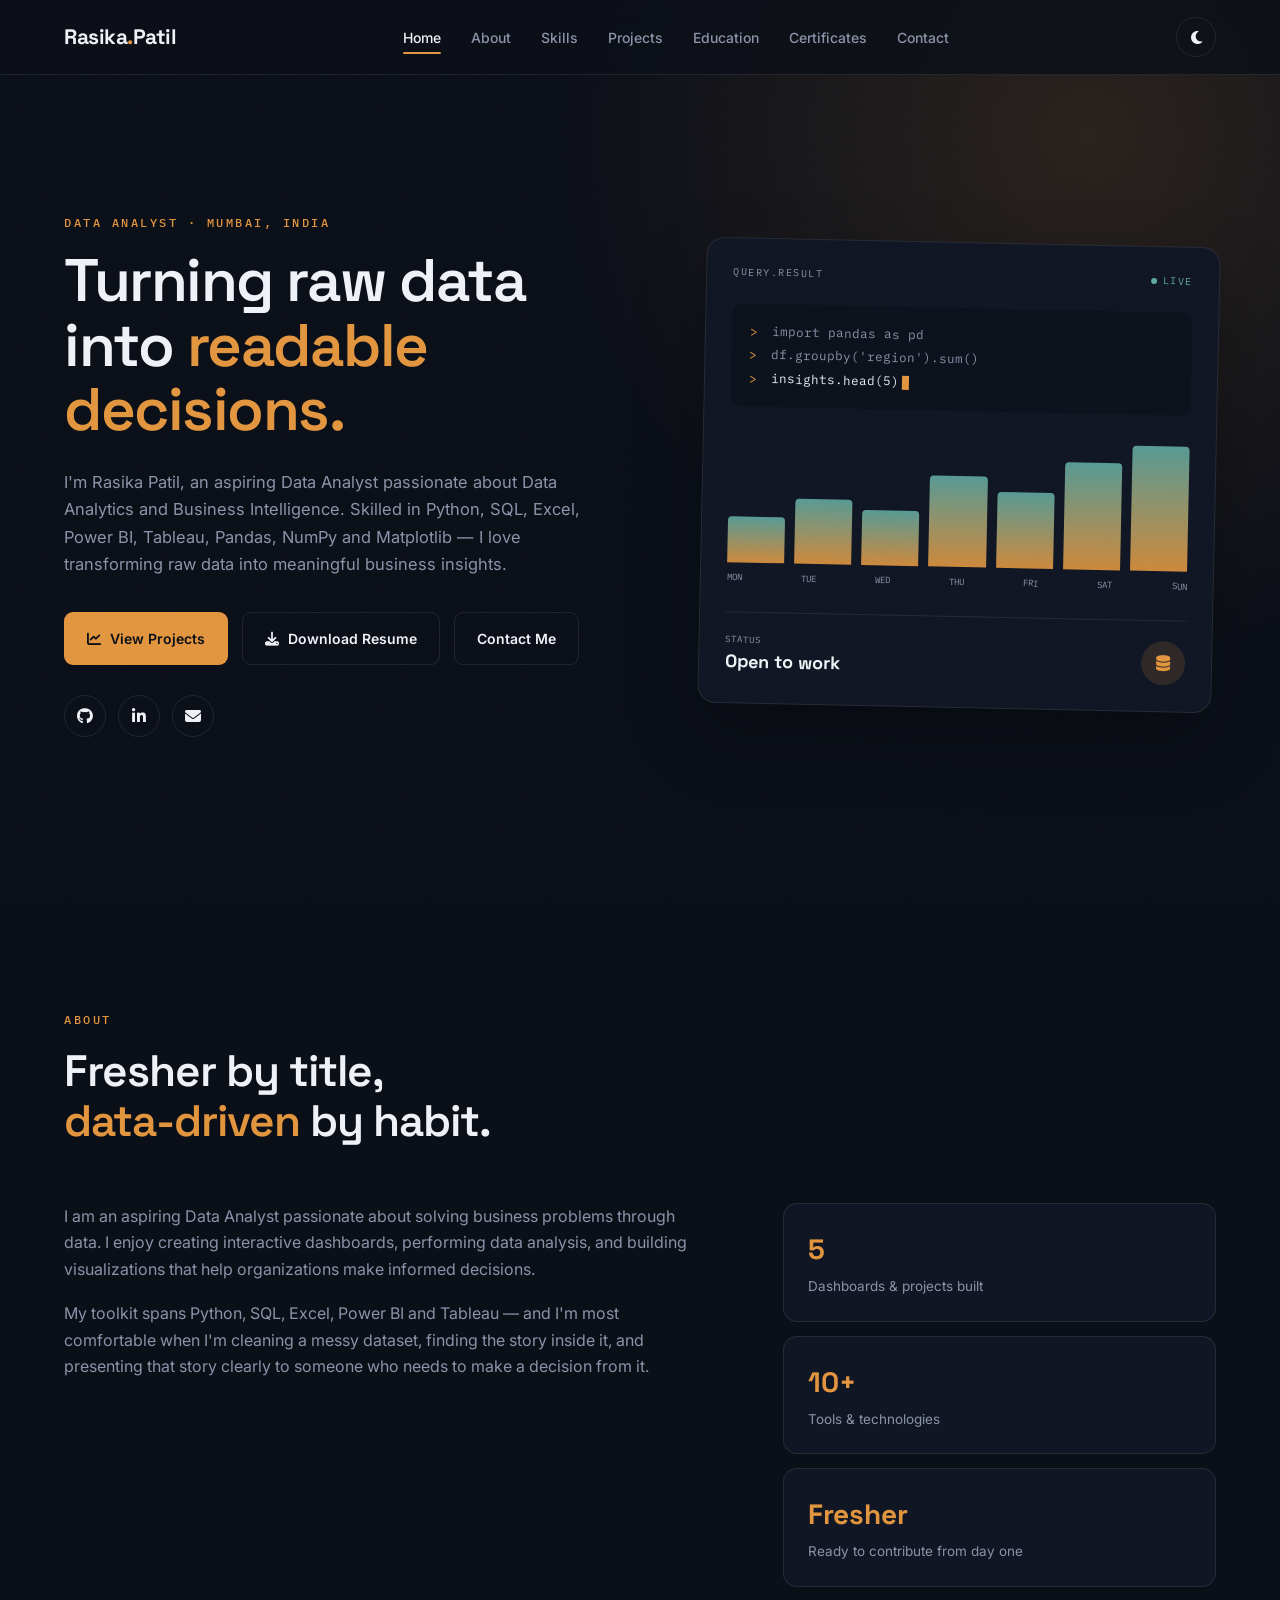
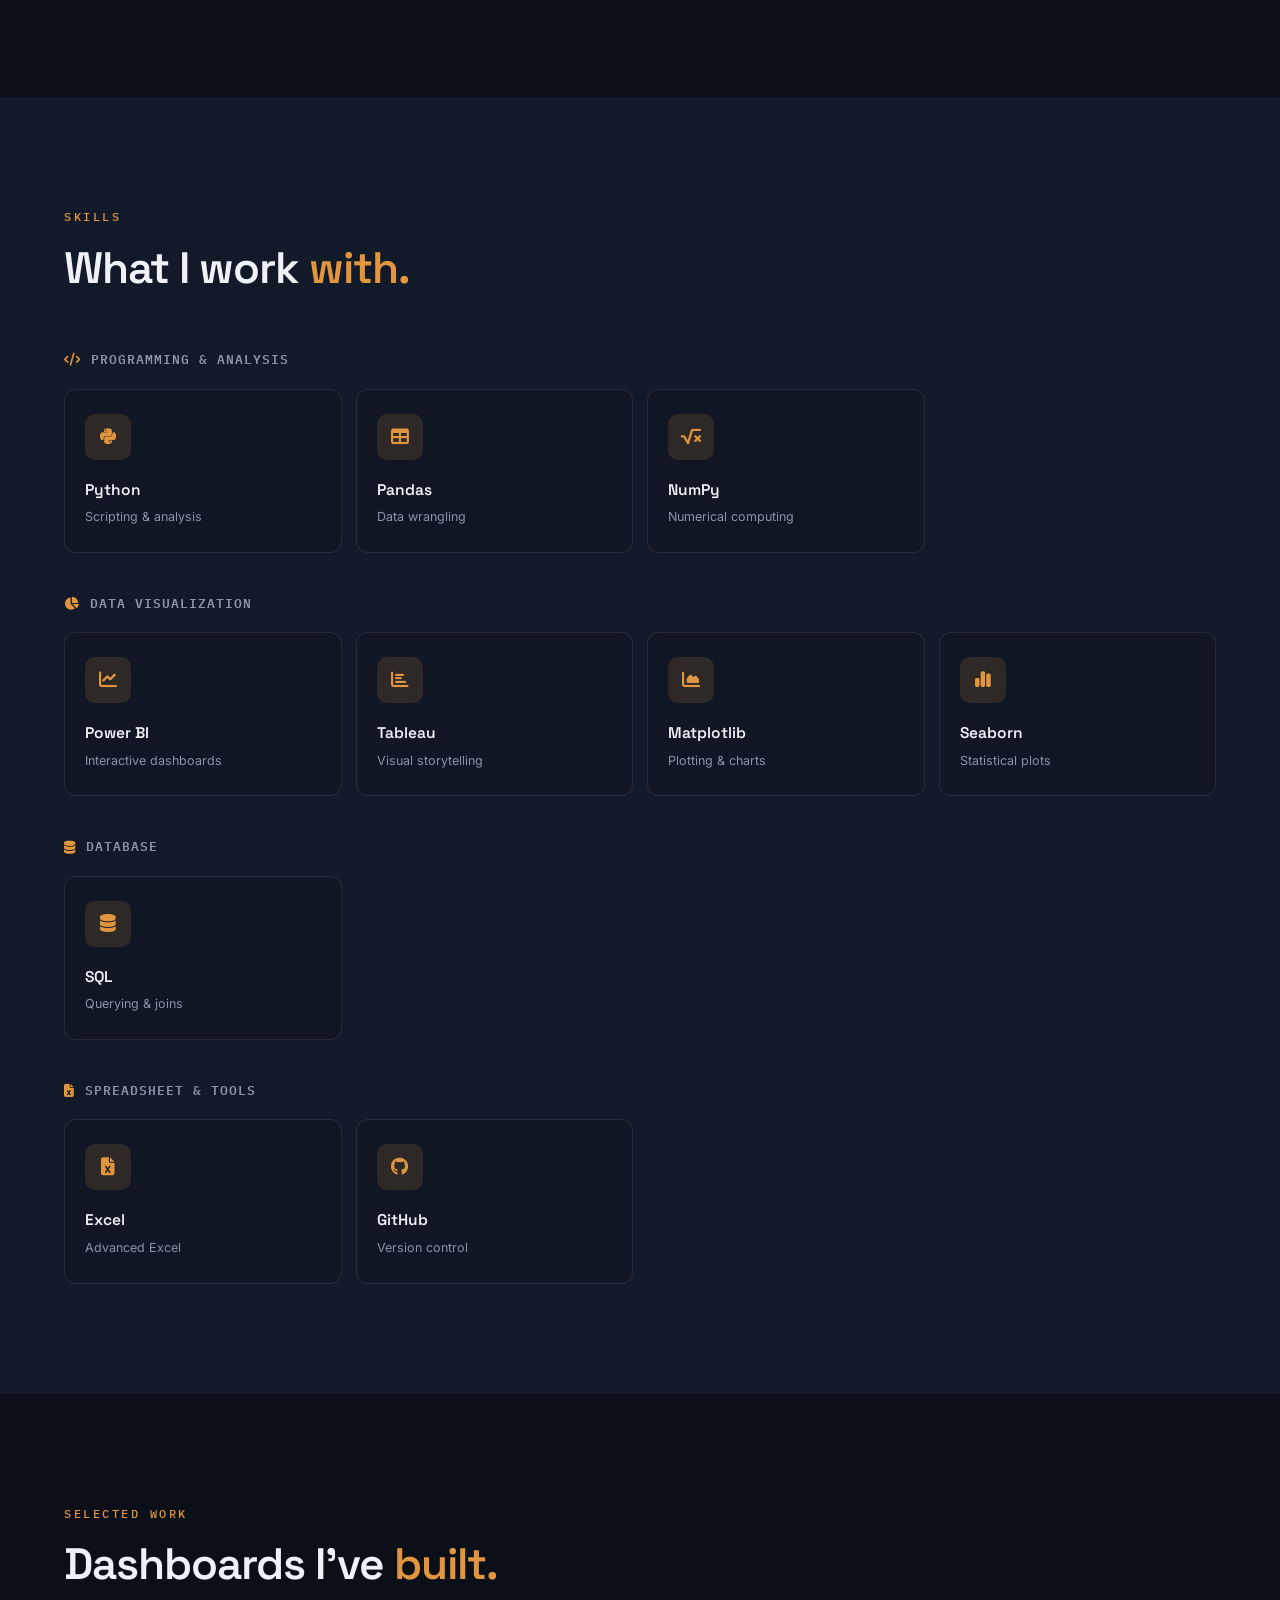
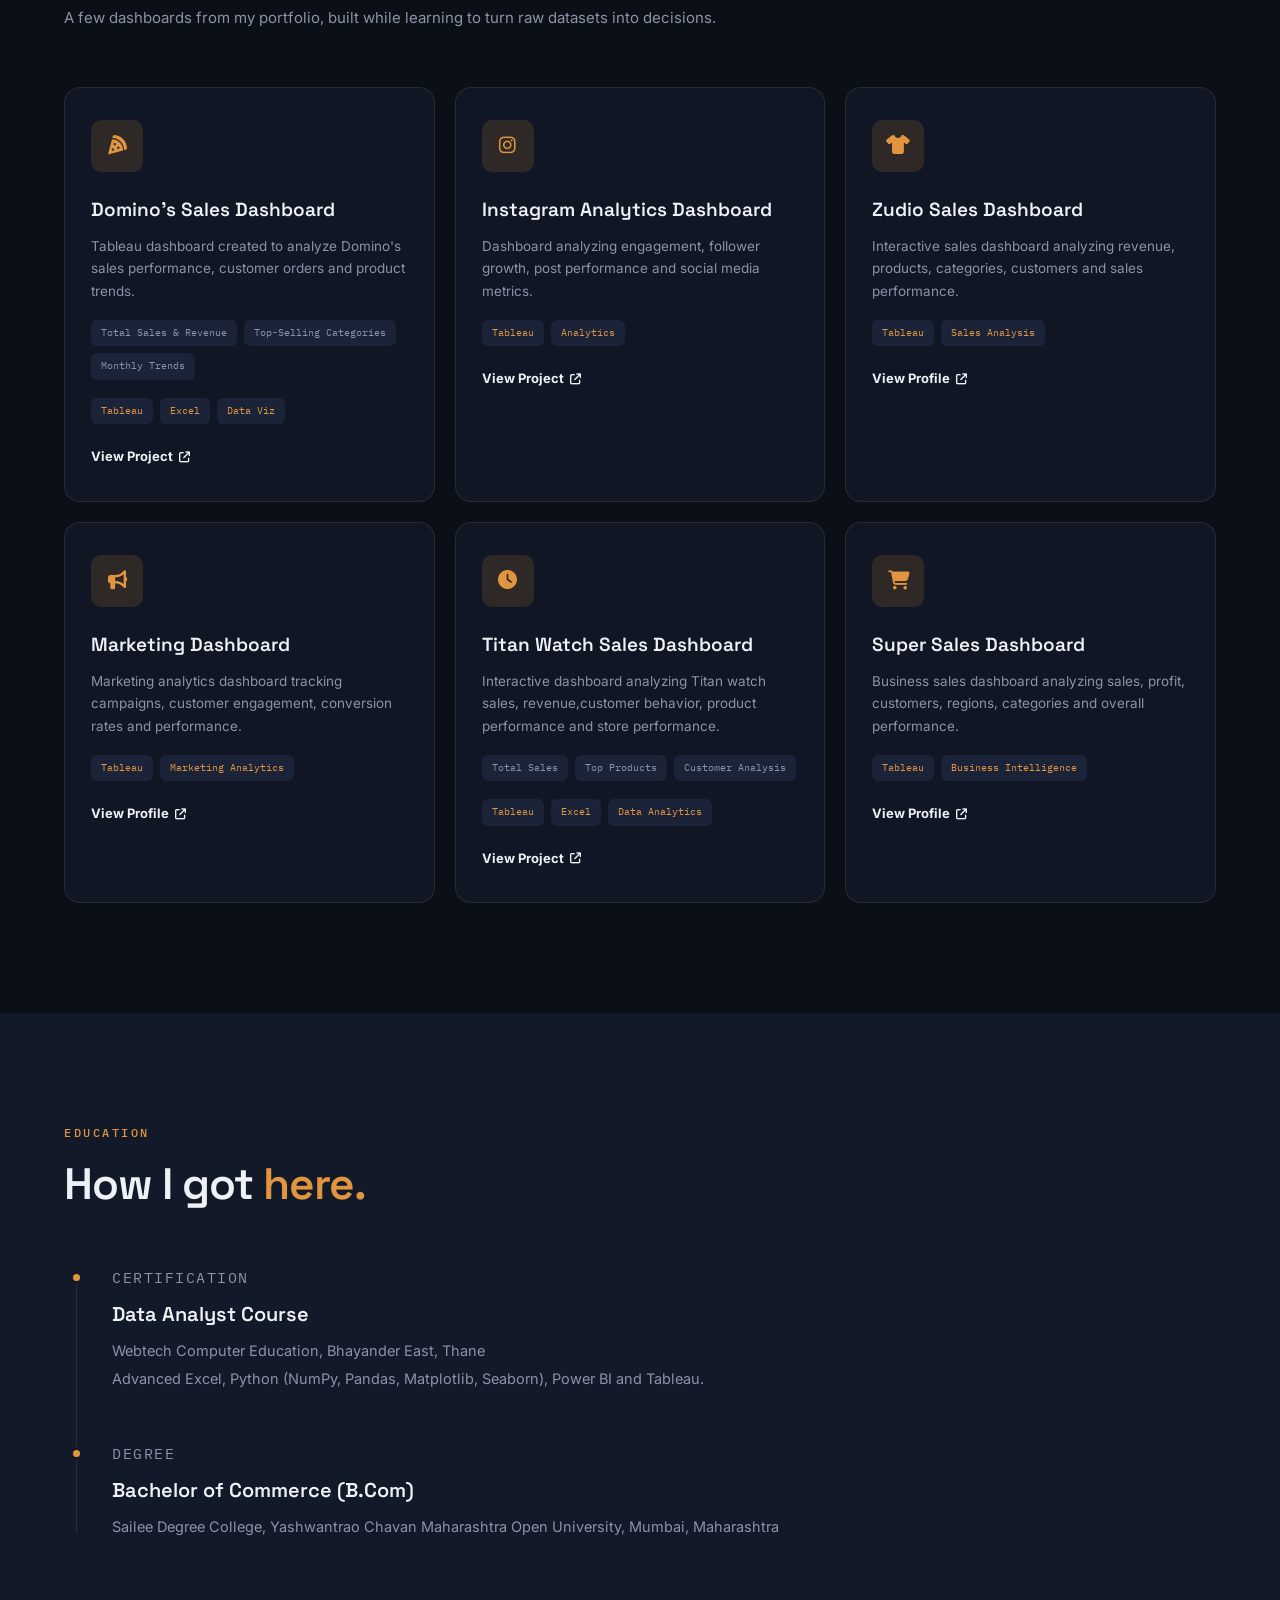
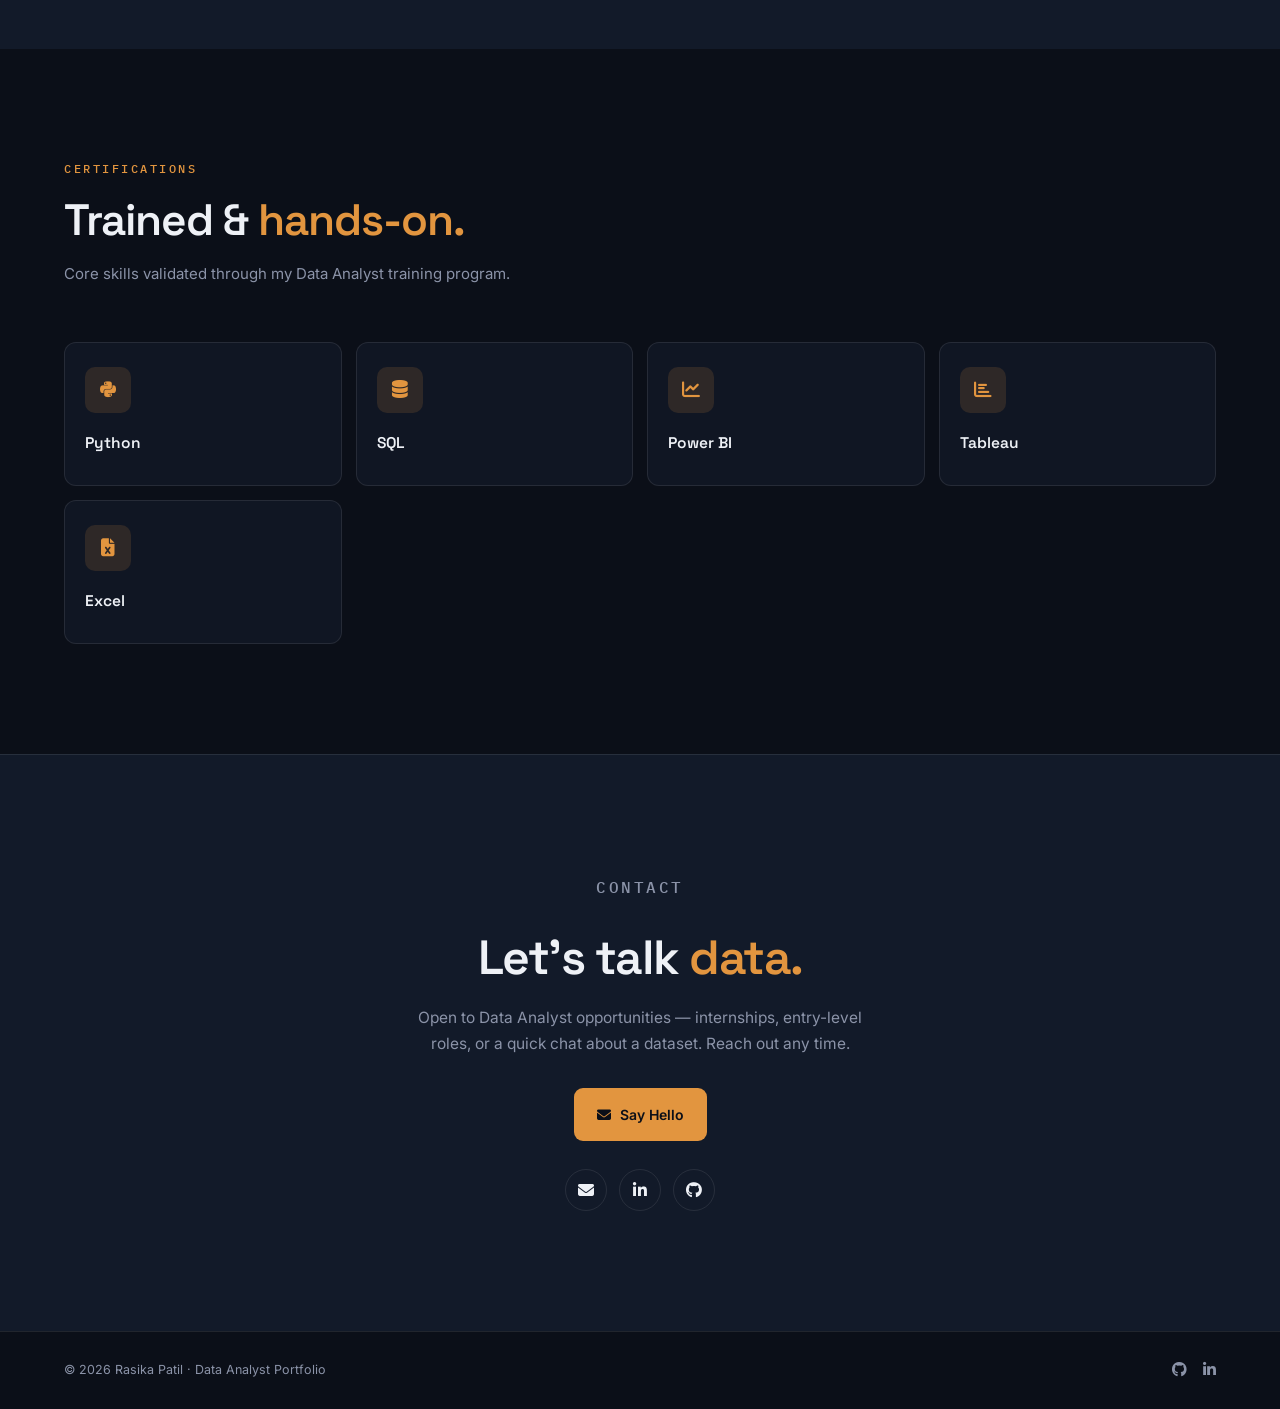
<file: index.html>
<!DOCTYPE html>
<html lang="en">
<head>
<meta charset="UTF-8">
<meta name="viewport" content="width=device-width, initial-scale=1.0">
<title>Rasika Patil | Data Analyst Portfolio</title>
<meta name="description" content="Rasika Patil - Aspiring Data Analyst skilled in Python, SQL, Excel, Power BI and Tableau. Portfolio of dashboards and data visualization projects.">

<link rel="stylesheet" href="style.css">
<link href="https://fonts.googleapis.com/css2?family=Space+Grotesk:wght@500;600;700&family=Inter:wght@400;500;600;700&family=IBM+Plex+Mono:wght@400;500;600&display=swap" rel="stylesheet">
<link rel="stylesheet" href="https://cdnjs.cloudflare.com/ajax/libs/font-awesome/6.5.2/css/all.min.css">
</head>
<body>

<div class="grain" aria-hidden="true"></div>

<!-- ================= HEADER ================= -->
<header class="header" id="header">
  <div class="container navbar">
    <a href="#home" class="logo">Rasika<span>.</span>Patil</a>

    <nav>
      <ul class="nav-links" id="navLinks">
        <li><a href="#home" class="active">Home</a></li>
        <li><a href="#about">About</a></li>
        <li><a href="#skills">Skills</a></li>
        <li><a href="#projects">Projects</a></li>
        <li><a href="#education">Education</a></li>
        <li><a href="#certificates">Certificates</a></li>
        <li><a href="#contact">Contact</a></li>
      </ul>
    </nav>

    <div class="nav-actions">
      <button class="theme-toggle" id="themeToggle" aria-label="Toggle dark and light theme">
        <i class="fa-solid fa-moon"></i>
      </button>
      <button class="menu-btn" id="menuBtn" aria-label="Toggle navigation menu" aria-expanded="false">
        <i class="fa-solid fa-bars"></i>
      </button>
    </div>
  </div>
</header>

<!-- ================= HERO ================= -->
<section class="hero" id="home">
  <div class="container hero-content">

    <div class="hero-text reveal">
      <p class="eyebrow">DATA ANALYST &middot; MUMBAI, INDIA</p>
      <h1>Turning raw data<br>into <span>readable decisions.</span></h1>
      <p class="hero-description">
        I'm Rasika Patil, an aspiring Data Analyst passionate about Data Analytics
        and Business Intelligence. Skilled in Python, SQL, Excel, Power BI, Tableau,
        Pandas, NumPy and Matplotlib &mdash; I love transforming raw data into
        meaningful business insights.
      </p>

      <div class="hero-buttons">
        <a href="#projects" class="btn btn-primary">
          <i class="fa-solid fa-chart-line"></i> View Projects
        </a>
        <a href="Resume.pdf" download class="btn btn-secondary">
          <i class="fa-solid fa-download"></i> Download Resume
        </a>
        <a href="#contact" class="btn btn-secondary">
          Contact Me
        </a>
      </div>

      <div class="social-links">
        <a href="https://github.com/patilrasika-uk" target="_blank" rel="noopener" aria-label="GitHub profile"><i class="fa-brands fa-github"></i></a>
        <a href="https://www.linkedin.com/in/rasika-patil/" target="_blank" rel="noopener" aria-label="LinkedIn profile"><i class="fa-brands fa-linkedin-in"></i></a>
        <a href="mailto:patilrasika362@gmail.com" aria-label="Send an email"><i class="fa-solid fa-envelope"></i></a>
      </div>
    </div>

    <div class="hero-visual reveal">
      <div class="data-card">
        <div class="card-top">
          <span>QUERY.RESULT</span>
          <span class="status"><span></span>LIVE</span>
        </div>

        <div class="card-terminal">
          <p><span class="prompt">&gt;</span> import pandas as pd</p>
          <p><span class="prompt">&gt;</span> df.groupby('region').sum()</p>
          <p class="typing"><span class="prompt">&gt;</span> <span id="typedLine"></span><span class="cursor">&nbsp;</span></p>
        </div>

        <div class="chart" aria-hidden="true">
          <div class="bar bar-1"></div>
          <div class="bar bar-2"></div>
          <div class="bar bar-3"></div>
          <div class="bar bar-4"></div>
          <div class="bar bar-5"></div>
          <div class="bar bar-6"></div>
          <div class="bar bar-7"></div>
        </div>
        <div class="chart-labels">
          <span>MON</span><span>TUE</span><span>WED</span><span>THU</span><span>FRI</span><span>SAT</span><span>SUN</span>
        </div>

        <div class="metric">
          <div>
            <small>STATUS</small>
            <strong>Open to work</strong>
          </div>
          <div class="metric-icon"><i class="fa-solid fa-database"></i></div>
        </div>
      </div>
    </div>

  </div>
</section>

<!-- ================= ABOUT ================= -->
<section class="section" id="about">
  <div class="container">

    <div class="section-heading reveal">
      <p class="eyebrow">ABOUT</p>
      <h2>Fresher by title,<br><span>data-driven</span> by habit.</h2>
    </div>

    <div class="about-grid">
      <div class="about-text reveal">
        <p>
          I am an aspiring Data Analyst passionate about solving business problems
          through data. I enjoy creating interactive dashboards, performing data
          analysis, and building visualizations that help organizations make
          informed decisions.
        </p>
        <p>
          My toolkit spans Python, SQL, Excel, Power BI and Tableau &mdash; and
          I'm most comfortable when I'm cleaning a messy dataset, finding the
          story inside it, and presenting that story clearly to someone who
          needs to make a decision from it.
        </p>
      </div>

      <div class="about-stats reveal">
        <div class="stat-card">
          <strong id="statProjects">0</strong>
          <span>Dashboards &amp; projects built</span>
        </div>
        <div class="stat-card">
          <strong id="statTools">0</strong>
          <span>Tools &amp; technologies</span>
        </div>
        <div class="stat-card">
          <strong>Fresher</strong>
          <span>Ready to contribute from day one</span>
        </div>
      </div>
    </div>

  </div>
</section>

<!-- ================= SKILLS ================= -->
<section class="section section-dark" id="skills">
  <div class="container">

    <div class="section-heading reveal">
      <p class="eyebrow">SKILLS</p>
      <h2>What I work <span>with.</span></h2>
    </div>

    <div class="skills-groups">

      <div class="skills-group reveal">
        <h3 class="group-title"><i class="fa-solid fa-code"></i> Programming &amp; Analysis</h3>
        <div class="skills-grid">
          <div class="skill-card">
            <div class="skill-icon"><i class="fa-brands fa-python"></i></div>
            <h3>Python</h3>
            <p>Scripting &amp; analysis</p>
          </div>
          <div class="skill-card">
            <div class="skill-icon"><i class="fa-solid fa-table"></i></div>
            <h3>Pandas</h3>
            <p>Data wrangling</p>
          </div>
          <div class="skill-card">
            <div class="skill-icon"><i class="fa-solid fa-square-root-variable"></i></div>
            <h3>NumPy</h3>
            <p>Numerical computing</p>
          </div>
        </div>
      </div>

      <div class="skills-group reveal">
        <h3 class="group-title"><i class="fa-solid fa-chart-pie"></i> Data Visualization</h3>
        <div class="skills-grid">
          <div class="skill-card">
            <div class="skill-icon"><i class="fa-solid fa-chart-line"></i></div>
            <h3>Power BI</h3>
            <p>Interactive dashboards</p>
          </div>
          <div class="skill-card">
            <div class="skill-icon"><i class="fa-solid fa-chart-bar"></i></div>
            <h3>Tableau</h3>
            <p>Visual storytelling</p>
          </div>
          <div class="skill-card">
            <div class="skill-icon"><i class="fa-solid fa-chart-area"></i></div>
            <h3>Matplotlib</h3>
            <p>Plotting &amp; charts</p>
          </div>
          <div class="skill-card">
            <div class="skill-icon"><i class="fa-solid fa-chart-simple"></i></div>
            <h3>Seaborn</h3>
            <p>Statistical plots</p>
          </div>
        </div>
      </div>

      <div class="skills-group reveal">
        <h3 class="group-title"><i class="fa-solid fa-database"></i> Database</h3>
        <div class="skills-grid">
          <div class="skill-card">
            <div class="skill-icon"><i class="fa-solid fa-database"></i></div>
            <h3>SQL</h3>
            <p>Querying &amp; joins</p>
          </div>
        </div>
      </div>

      <div class="skills-group reveal">
        <h3 class="group-title"><i class="fa-solid fa-file-excel"></i> Spreadsheet &amp; Tools</h3>
        <div class="skills-grid">
          <div class="skill-card">
            <div class="skill-icon"><i class="fa-solid fa-file-excel"></i></div>
            <h3>Excel</h3>
            <p>Advanced Excel</p>
          </div>
          <div class="skill-card">
            <div class="skill-icon"><i class="fa-brands fa-github"></i></div>
            <h3>GitHub</h3>
            <p>Version control</p>
          </div>
        </div>
      </div>

    </div>
  </div>
</section>

<!-- ================= PROJECTS ================= -->
<section class="section" id="projects">
  <div class="container">

    <div class="section-heading reveal">
      <p class="eyebrow">SELECTED WORK</p>
      <h2>Dashboards I've <span>built.</span></h2>
      <p class="heading-description">A few dashboards from my portfolio, built while learning to turn raw datasets into decisions.</p>
    </div>

    <div class="projects-grid">

      <div class="project-card reveal">
        <div class="project-content">
          <div class="project-icon"><i class="fa-solid fa-pizza-slice"></i></div>
          <h3>Domino's Sales Dashboard</h3>
          <p>Tableau dashboard created to analyze Domino's sales performance, customer orders and product trends.</p>
          <div class="tags">
            <span>Total Sales &amp; Revenue</span>
            <span>Top-Selling Categories</span>
            <span>Monthly Trends</span>
          </div>
          <div class="tags tags-tools">
            <span>Tableau</span><span>Excel</span><span>Data Viz</span>
          </div>
          <a href="https://github.com/patilrasika-uk/Domino-s_Dashboard" target="_blank" rel="noopener" class="project-link">
            View Project <i class="fa-solid fa-arrow-up-right-from-square"></i>
          </a>
        </div>
      </div>

      <div class="project-card reveal">
        <div class="project-content">
          <div class="project-icon"><i class="fa-brands fa-instagram"></i></div>
          <h3>Instagram Analytics Dashboard</h3>
          <p>Dashboard analyzing engagement, follower growth, post performance and social media metrics.</p>
          <div class="tags tags-tools">
            <span>Tableau</span><span>Analytics</span>
          </div>
          <a href="https://github.com/patilrasika-uk/Instagram_project" target="_blank" rel="noopener" class="project-link">
            View Project <i class="fa-solid fa-arrow-up-right-from-square"></i>
          </a>
        </div>
      </div>

      <div class="project-card reveal">
        <div class="project-content">
          <div class="project-icon"><i class="fa-solid fa-shirt"></i></div>
          <h3>Zudio Sales Dashboard</h3>
          <p>Interactive sales dashboard analyzing revenue, products, categories, customers and sales performance.</p>
          <div class="tags tags-tools">
            <span>Tableau</span><span>Sales Analysis</span>
          </div>
          <a href="https://github.com/patilrasika-uk" target="_blank" rel="noopener" class="project-link">
            View Profile <i class="fa-solid fa-arrow-up-right-from-square"></i>
          </a>
        </div>
      </div>

      <div class="project-card reveal">
        <div class="project-content">
          <div class="project-icon"><i class="fa-solid fa-bullhorn"></i></div>
          <h3>Marketing Dashboard</h3>
          <p>Marketing analytics dashboard tracking campaigns, customer engagement, conversion rates and performance.</p>
          <div class="tags tags-tools">
            <span>Tableau</span><span>Marketing Analytics</span>
          </div>
          <a href="https://github.com/patilrasika-uk" target="_blank" rel="noopener" class="project-link">
            View Profile <i class="fa-solid fa-arrow-up-right-from-square"></i>
          </a>
        </div>
      </div>

      <div class="project-card reveal">
        <div class="project-content">
          <div class="project-icon"><i class="fa-solid fa-clock"></i></div>
          <h3>Titan Watch Sales Dashboard</h3>
          <p>Interactive dashboard analyzing Titan watch sales, revenue,customer behavior, product performance and store performance.</p>
          <div class="tags">
            <span>Total Sales</span><span>Top Products</span><span>Customer Analysis</span>
          </div>
          <div class="tags tags-tools">
            <span>Tableau</span>
            <span>Excel</span>
            <span>Data Analytics</span>
          </div>
          <a href="https://github.com/patilrasika-uk/Titan-Watch-"target="_blank" rel="noopener"class="project-link">
            View Project <i class="fa-solid fa-arrow-up-right-from-square"></i>
          </a>
        </div>
      </div>

      <div class="project-card reveal">
        <div class="project-content">
          <div class="project-icon"><i class="fa-solid fa-cart-shopping"></i></div>
          <h3>Super Sales Dashboard</h3>
          <p>Business sales dashboard analyzing sales, profit, customers, regions, categories and overall performance.</p>
          <div class="tags tags-tools">
            <span>Tableau</span><span>Business Intelligence</span>
          </div>
          <a href="https://github.com/patilrasika-uk" target="_blank" rel="noopener" class="project-link">
            View Profile <i class="fa-solid fa-arrow-up-right-from-square"></i>
          </a>
        </div>
      </div>

    </div>
  </div>
</section>

<!-- ================= EDUCATION ================= -->
<section class="section section-dark" id="education">
  <div class="container">

    <div class="section-heading reveal">
      <p class="eyebrow">EDUCATION</p>
      <h2>How I got <span>here.</span></h2>
    </div>

    <div class="timeline">

      <div class="timeline-item reveal">
        <div class="timeline-dot"></div>
        <div class="timeline-content">
          <p class="timeline-date">CERTIFICATION</p>
          <h3>Data Analyst Course</h3>
          <p>Webtech Computer Education, Bhayander East, Thane</p>
          <p>Advanced Excel, Python (NumPy, Pandas, Matplotlib, Seaborn), Power BI and Tableau.</p>
        </div>
      </div>

      <div class="timeline-item reveal">
        <div class="timeline-dot"></div>
        <div class="timeline-content">
          <p class="timeline-date">DEGREE</p>
          <h3>Bachelor of Commerce (B.Com)</h3>
          <p>Sailee Degree College, Yashwantrao Chavan Maharashtra Open University, Mumbai, Maharashtra</p>
        </div>
      </div>

    </div>
  </div>
</section>

<!-- ================= CERTIFICATES ================= -->
<section class="section" id="certificates">
  <div class="container">

    <div class="section-heading reveal">
      <p class="eyebrow">CERTIFICATIONS</p>
      <h2>Trained &amp; <span>hands-on.</span></h2>
      <p class="heading-description">Core skills validated through my Data Analyst training program.</p>
    </div>

    <div class="skills-grid certs-grid reveal">
      <div class="skill-card">
        <div class="skill-icon"><i class="fa-brands fa-python"></i></div>
        <h3>Python</h3>
      </div>
      <div class="skill-card">
        <div class="skill-icon"><i class="fa-solid fa-database"></i></div>
        <h3>SQL</h3>
      </div>
      <div class="skill-card">
        <div class="skill-icon"><i class="fa-solid fa-chart-line"></i></div>
        <h3>Power BI</h3>
      </div>
      <div class="skill-card">
        <div class="skill-icon"><i class="fa-solid fa-chart-bar"></i></div>
        <h3>Tableau</h3>
      </div>
      <div class="skill-card">
        <div class="skill-icon"><i class="fa-solid fa-file-excel"></i></div>
        <h3>Excel</h3>
      </div>
    </div>

  </div>
</section>

<!-- ================= CONTACT ================= -->
<section class="contact-section" id="contact">
  <div class="container contact-content">
    <p class="eyebrow">CONTACT</p>
    <h2>Let's talk <span>data.</span></h2>
    <p>
      Open to Data Analyst opportunities &mdash; internships, entry-level roles,
      or a quick chat about a dataset. Reach out any time.
    </p>

    <a href="mailto:patilrasika362@gmail.com" class="btn btn-primary">
      <i class="fa-solid fa-envelope"></i> Say Hello
    </a>

    <div class="contact-socials">
      <a href="mailto:patilrasika362@gmail.com" aria-label="Email"><i class="fa-solid fa-envelope"></i></a>
      <a href="https://www.linkedin.com/in/rasika-patil/" target="_blank" rel="noopener" aria-label="LinkedIn"><i class="fa-brands fa-linkedin-in"></i></a>
      <a href="https://github.com/patilrasika-uk" target="_blank" rel="noopener" aria-label="GitHub"><i class="fa-brands fa-github"></i></a>
    </div>
  </div>
</section>

<!-- ================= FOOTER ================= -->
<footer>
  <div class="container footer-content">
    <p>&copy; <span id="year"></span> Rasika Patil &middot; Data Analyst Portfolio</p>
    <div class="footer-icons">
      <a href="https://github.com/patilrasika-uk" target="_blank" rel="noopener" aria-label="GitHub"><i class="fa-brands fa-github"></i></a>
      <a href="https://www.linkedin.com/in/rasika-patil/" target="_blank" rel="noopener" aria-label="LinkedIn"><i class="fa-brands fa-linkedin-in"></i></a>
    </div>
  </div>
</footer>

<script src="script.js"></script>
</body>
</html>
</file>
<file: style.css>
/* =========================
   RESET
========================= */

* { margin: 0; padding: 0; box-sizing: border-box; }

html { scroll-behavior: smooth; }

body {
    font-family: "Inter", sans-serif;
    line-height: 1.65;
    background: var(--ink);
    color: var(--text);
    transition: background 0.4s ease, color 0.4s ease;
    overflow-x: hidden;
}

a { text-decoration: none; color: inherit; }
button { font-family: inherit; }
ul { list-style: none; }

.container {
    width: min(1160px, 90%);
    margin: auto;
}

@media (prefers-reduced-motion: reduce) {
    *, *::before, *::after {
        animation-duration: 0.01ms !important;
        transition-duration: 0.01ms !important;
    }
}

/* =========================
   TOKENS
========================= */

:root {
    /* dark (default) theme */
    --ink: #0b0f18;
    --ink-2: #121a29;
    --ink-3: #1a2338;
    --text: #eef1f6;
    --text-muted: #8b93a8;
    --line: rgba(255, 255, 255, 0.09);
    --card: #101623;
    --accent: #e2953f;
    --accent-soft: rgba(226, 149, 63, 0.14);
    --teal: #5fa8a0;

    --font-display: "Space Grotesk", sans-serif;
    --font-body: "Inter", sans-serif;
    --font-mono: "IBM Plex Mono", monospace;

    --radius: 14px;
}

body.light-theme {
    --ink: #f1efe6;
    --ink-2: #e9e6da;
    --ink-3: #dedac9;
    --text: #171512;
    --text-muted: #6b6558;
    --line: #ded9c9;
    --card: #ffffff;
    --accent: #b96a1f;
    --accent-soft: rgba(185, 106, 31, 0.12);
    --teal: #3f7f78;
}

.grain {
    position: fixed;
    inset: 0;
    pointer-events: none;
    z-index: 2000;
    opacity: 0.035;
    background-image: url("data:image/svg+xml,%3Csvg xmlns='http://www.w3.org/2000/svg' width='120' height='120'%3E%3Cfilter id='n'%3E%3CfeTurbulence type='fractalNoise' baseFrequency='0.9' numOctaves='2' stitchTiles='stitch'/%3E%3C/filter%3E%3Crect width='100%25' height='100%25' filter='url(%23n)'/%3E%3C/svg%3E");
    mix-blend-mode: overlay;
}

.eyebrow {
    font-family: var(--font-mono);
    font-size: 12px;
    font-weight: 500;
    letter-spacing: 2.5px;
    color: var(--accent);
    margin-bottom: 16px;
    text-transform: uppercase;
}

h1, h2, h3 { font-family: var(--font-display); font-weight: 600; }

/* =========================
   HEADER
========================= */

.header {
    position: fixed;
    top: 0;
    width: 100%;
    z-index: 1000;
    background: color-mix(in srgb, var(--ink) 82%, transparent);
    backdrop-filter: blur(14px);
    border-bottom: 1px solid var(--line);
}

.navbar {
    height: 74px;
    display: flex;
    align-items: center;
    justify-content: space-between;
}

.logo {
    font-family: var(--font-display);
    font-size: 21px;
    font-weight: 700;
    letter-spacing: -0.5px;
}

.logo span { color: var(--accent); }

.nav-links {
    display: flex;
    gap: 30px;
}

.nav-links a {
    font-size: 14px;
    font-weight: 500;
    color: var(--text-muted);
    transition: color 0.25s ease;
    position: relative;
}

.nav-links a:hover,
.nav-links a.active { color: var(--text); }

.nav-links a.active::after {
    content: "";
    position: absolute;
    left: 0; right: 0; bottom: -8px;
    height: 2px;
    background: var(--accent);
    border-radius: 2px;
}

.nav-actions { display: flex; align-items: center; gap: 10px; }

.theme-toggle, .menu-btn {
    width: 40px; height: 40px;
    border: 1px solid var(--line);
    border-radius: 50%;
    background: transparent;
    color: var(--text);
    display: grid;
    place-items: center;
    cursor: pointer;
    font-size: 15px;
    transition: 0.3s ease;
}

.theme-toggle:hover, .menu-btn:hover {
    background: var(--accent);
    color: var(--ink);
    border-color: var(--accent);
}

.menu-btn { display: none; border-radius: 8px; }

/* =========================
   BUTTONS
========================= */

.btn {
    display: inline-flex;
    align-items: center;
    gap: 9px;
    padding: 14px 22px;
    border-radius: 9px;
    font-size: 14px;
    font-weight: 600;
    transition: 0.3s ease;
    border: 1px solid transparent;
}

.btn-primary {
    background: var(--accent);
    color: var(--ink);
}

.btn-primary:hover {
    transform: translateY(-3px);
    box-shadow: 0 14px 30px var(--accent-soft);
}

.btn-secondary {
    border-color: var(--line);
    color: var(--text);
}

.btn-secondary:hover {
    border-color: var(--accent);
    color: var(--accent);
    transform: translateY(-3px);
}

.social-links {
    display: flex;
    gap: 12px;
    margin-top: 30px;
}

.social-links a, .contact-socials a {
    width: 42px; height: 42px;
    border: 1px solid var(--line);
    border-radius: 50%;
    display: grid;
    place-items: center;
    transition: 0.3s ease;
}

.social-links a:hover, .contact-socials a:hover {
    background: var(--accent);
    border-color: var(--accent);
    color: var(--ink);
    transform: translateY(-3px);
}

/* =========================
   HERO
========================= */

.hero {
    min-height: 100vh;
    display: flex;
    align-items: center;
    padding: 140px 0 90px;
    background:
        radial-gradient(circle at 85% 15%, var(--accent-soft), transparent 40%);
}

.hero-content {
    display: grid;
    grid-template-columns: 1.05fr 0.95fr;
    gap: 70px;
    align-items: center;
}

.hero h1 {
    font-size: clamp(38px, 5vw, 60px);
    line-height: 1.08;
    letter-spacing: -1.5px;
    max-width: 620px;
}

.hero h1 span,
.section-heading h2 span,
.contact-content h2 span { color: var(--accent); }

.hero-description {
    color: var(--text-muted);
    max-width: 560px;
    margin: 26px 0 34px;
    font-size: 16.5px;
}

.hero-buttons {
    display: flex;
    gap: 14px;
    flex-wrap: wrap;
}

/* ---- terminal / data card ---- */

.data-card {
    background: var(--card);
    border: 1px solid var(--line);
    border-radius: 18px;
    padding: 26px;
    box-shadow: 0 30px 70px rgba(0,0,0,0.28);
    transform: rotate(1.2deg);
}

.card-top {
    display: flex;
    justify-content: space-between;
    font-family: var(--font-mono);
    font-size: 10px;
    letter-spacing: 1.5px;
    color: var(--text-muted);
}

.status { color: var(--teal); display: flex; align-items: center; }
.status span {
    width: 6px; height: 6px;
    background: var(--teal);
    border-radius: 50%;
    margin-right: 6px;
    animation: pulse 1.8s infinite;
}

@keyframes pulse {
    0%, 100% { opacity: 1; }
    50% { opacity: 0.35; }
}

.card-terminal {
    margin-top: 22px;
    font-family: var(--font-mono);
    font-size: 12.5px;
    color: var(--text-muted);
    background: color-mix(in srgb, var(--ink) 60%, transparent);
    border-radius: 10px;
    padding: 16px 18px;
    line-height: 1.9;
}

.card-terminal .prompt { color: var(--accent); margin-right: 6px; }
.card-terminal p:last-child { color: var(--text); }

.cursor {
    display: inline-block;
    width: 7px; height: 14px;
    background: var(--accent);
    margin-left: 3px;
    animation: blink 1s step-end infinite;
    vertical-align: middle;
}

@keyframes blink { 50% { opacity: 0; } }

.chart {
    height: 130px;
    display: flex;
    align-items: end;
    gap: 10px;
    margin-top: 26px;
}

.bar {
    flex: 1;
    background: linear-gradient(to top, var(--accent), var(--teal));
    border-radius: 4px 4px 0 0;
    opacity: 0.9;
}

.bar-1 { height: 35%; } .bar-2 { height: 50%; } .bar-3 { height: 42%; }
.bar-4 { height: 70%; } .bar-5 { height: 58%; } .bar-6 { height: 82%; }
.bar-7 { height: 96%; }

.chart-labels {
    display: flex;
    justify-content: space-between;
    color: var(--text-muted);
    font-family: var(--font-mono);
    font-size: 9px;
    margin-top: 8px;
}

.metric {
    margin-top: 26px;
    padding-top: 20px;
    border-top: 1px solid var(--line);
    display: flex;
    align-items: center;
    justify-content: space-between;
}

.metric small {
    display: block;
    font-family: var(--font-mono);
    color: var(--text-muted);
    font-size: 9px;
    letter-spacing: 1px;
}

.metric strong { font-size: 18px; font-family: var(--font-display); }

.metric-icon {
    width: 44px; height: 44px;
    border-radius: 50%;
    background: var(--accent-soft);
    color: var(--accent);
    display: grid;
    place-items: center;
}

/* =========================
   SECTIONS
========================= */

.section { padding: 110px 0; }
.section-dark { background: var(--ink-2); }

.section-heading { max-width: 680px; margin-bottom: 56px; }

.section-heading h2 {
    font-size: clamp(30px, 4vw, 44px);
    line-height: 1.15;
    letter-spacing: -1px;
}

.heading-description { margin-top: 16px; color: var(--text-muted); font-size: 15px; }

/* =========================
   ABOUT
========================= */

.about-grid {
    display: grid;
    grid-template-columns: 1.2fr 0.8fr;
    gap: 70px;
}

.about-text p {
    font-size: 16px;
    color: var(--text-muted);
    margin-bottom: 18px;
}

.about-stats { display: grid; gap: 14px; align-content: start; }

.stat-card {
    padding: 22px 24px;
    background: var(--card);
    border: 1px solid var(--line);
    border-radius: var(--radius);
}

.stat-card strong {
    display: block;
    font-size: 28px;
    font-family: var(--font-display);
    color: var(--accent);
}

.stat-card span { color: var(--text-muted); font-size: 13.5px; }

/* =========================
   SKILLS
========================= */

.skills-groups { display: grid; gap: 40px; }

.group-title {
    font-family: var(--font-mono);
    font-size: 13px;
    letter-spacing: 1px;
    text-transform: uppercase;
    color: var(--text-muted);
    margin-bottom: 18px;
    display: flex;
    align-items: center;
    gap: 10px;
}

.group-title i { color: var(--accent); }

.skills-grid {
    display: grid;
    grid-template-columns: repeat(4, 1fr);
    gap: 14px;
}

.skill-card {
    padding: 24px 20px;
    background: var(--card);
    border: 1px solid var(--line);
    border-radius: 12px;
    transition: 0.3s ease;
}

.skill-card:hover {
    border-color: var(--accent);
    transform: translateY(-6px);
}

.skill-icon {
    width: 46px; height: 46px;
    display: grid;
    place-items: center;
    background: var(--accent-soft);
    color: var(--accent);
    border-radius: 10px;
    margin-bottom: 18px;
    font-size: 18px;
}

.skill-card h3 { font-size: 15.5px; margin-bottom: 4px; }
.skill-card p { color: var(--text-muted); font-size: 12.5px; }

/* =========================
   PROJECTS
========================= */

.projects-grid {
    display: grid;
    grid-template-columns: repeat(3, 1fr);
    gap: 20px;
}

.project-card {
    border: 1px solid var(--line);
    border-radius: 16px;
    overflow: hidden;
    background: var(--card);
    transition: 0.35s ease;
}

.project-card:hover {
    transform: translateY(-8px);
    border-color: var(--accent);
    box-shadow: 0 22px 45px rgba(0,0,0,0.22);
}

.project-content { padding: 32px 26px; }

.project-icon {
    width: 52px; height: 52px;
    background: var(--accent-soft);
    color: var(--accent);
    display: grid;
    place-items: center;
    border-radius: 10px;
    margin-bottom: 22px;
    font-size: 19px;
}

.project-content h3 { font-size: 19px; margin-bottom: 10px; }
.project-content p { color: var(--text-muted); font-size: 13.5px; }

.tags {
    display: flex;
    flex-wrap: wrap;
    gap: 7px;
    margin: 18px 0;
}

.tags span {
    background: var(--ink-3);
    color: var(--text-muted);
    padding: 5px 10px;
    border-radius: 6px;
    font-family: var(--font-mono);
    font-size: 10px;
}

.tags-tools span { color: var(--accent); }

.project-link {
    display: inline-flex;
    align-items: center;
    gap: 6px;
    font-size: 13px;
    font-weight: 700;
    color: var(--text);
}

.project-link:hover { color: var(--accent); }
.project-link i { font-size: 11px; }

/* =========================
   TIMELINE
========================= */

.timeline {
    position: relative;
    max-width: 720px;
    margin-left: 6px;
}

.timeline::before {
    content: "";
    position: absolute;
    left: 6px; top: 6px; bottom: 6px;
    width: 1px;
    background: var(--line);
}

.timeline-item {
    position: relative;
    padding-left: 42px;
    padding-bottom: 48px;
}

.timeline-item:last-child { padding-bottom: 0; }

.timeline-dot {
    position: absolute;
    left: 0; top: 5px;
    width: 13px; height: 13px;
    background: var(--accent);
    border: 3px solid var(--ink-2);
    border-radius: 50%;
}

.timeline-date {
    font-family: var(--font-mono);
    color: var(--accent);
    font-size: 11px;
    letter-spacing: 1.5px;
    margin-bottom: 8px;
}

.timeline-content h3 { margin-bottom: 8px; font-size: 20px; }
.timeline-content p { color: var(--text-muted); font-size: 14.5px; margin-top: 4px; }

/* =========================
   CONTACT
========================= */

.contact-section {
    background: var(--ink-2);
    padding: 120px 0;
    text-align: center;
    border-top: 1px solid var(--line);
}

.contact-content { max-width: 680px; margin: auto; }

.contact-content h2 {
    font-size: clamp(32px, 5vw, 48px);
    line-height: 1.1;
    letter-spacing: -1.5px;
    margin-bottom: 20px;
}

.contact-content > p {
    color: var(--text-muted);
    margin: 0 auto 32px;
    max-width: 480px;
    font-size: 15.5px;
}

.contact-socials {
    display: flex;
    justify-content: center;
    gap: 12px;
    margin-top: 28px;
}

/* =========================
   FOOTER
========================= */

footer {
    background: var(--ink);
    color: var(--text-muted);
    padding: 26px 0;
    font-size: 12.5px;
    border-top: 1px solid var(--line);
}

.footer-content {
    display: flex;
    justify-content: space-between;
    align-items: center;
}

.footer-icons { display: flex; gap: 16px; font-size: 15px; }
.footer-icons a:hover { color: var(--accent); }

/* =========================
   REVEAL ANIMATION
========================= */

.reveal {
    opacity: 0;
    transform: translateY(26px);
    transition: opacity 0.7s ease, transform 0.7s ease;
}

.reveal.active { opacity: 1; transform: translateY(0); }

/* =========================
   RESPONSIVE
========================= */

@media (max-width: 980px) {
    .nav-links {
        position: fixed;
        top: 74px; left: 0;
        width: 100%;
        background: var(--ink);
        border-bottom: 1px solid var(--line);
        flex-direction: column;
        padding: 24px;
        gap: 18px;
        display: none;
    }

    .nav-links.active { display: flex; }
    .menu-btn { display: grid; }

    .hero-content { grid-template-columns: 1fr; gap: 56px; }
    .hero-visual { max-width: 520px; }
    .about-grid { grid-template-columns: 1fr; gap: 40px; }
    .skills-grid { grid-template-columns: repeat(2, 1fr); }
    .projects-grid { grid-template-columns: repeat(2, 1fr); }
}

@media (max-width: 640px) {
    .section { padding: 80px 0; }
    .hero { padding-top: 110px; }
    .hero-buttons { flex-direction: column; align-items: stretch; }
    .btn { justify-content: center; }
    .data-card { padding: 20px; transform: none; }
    .skills-grid { grid-template-columns: 1fr; }
    .projects-grid { grid-template-columns: 1fr; }
    .footer-content { flex-direction: column; gap: 10px; text-align: center; }
}
</file>
